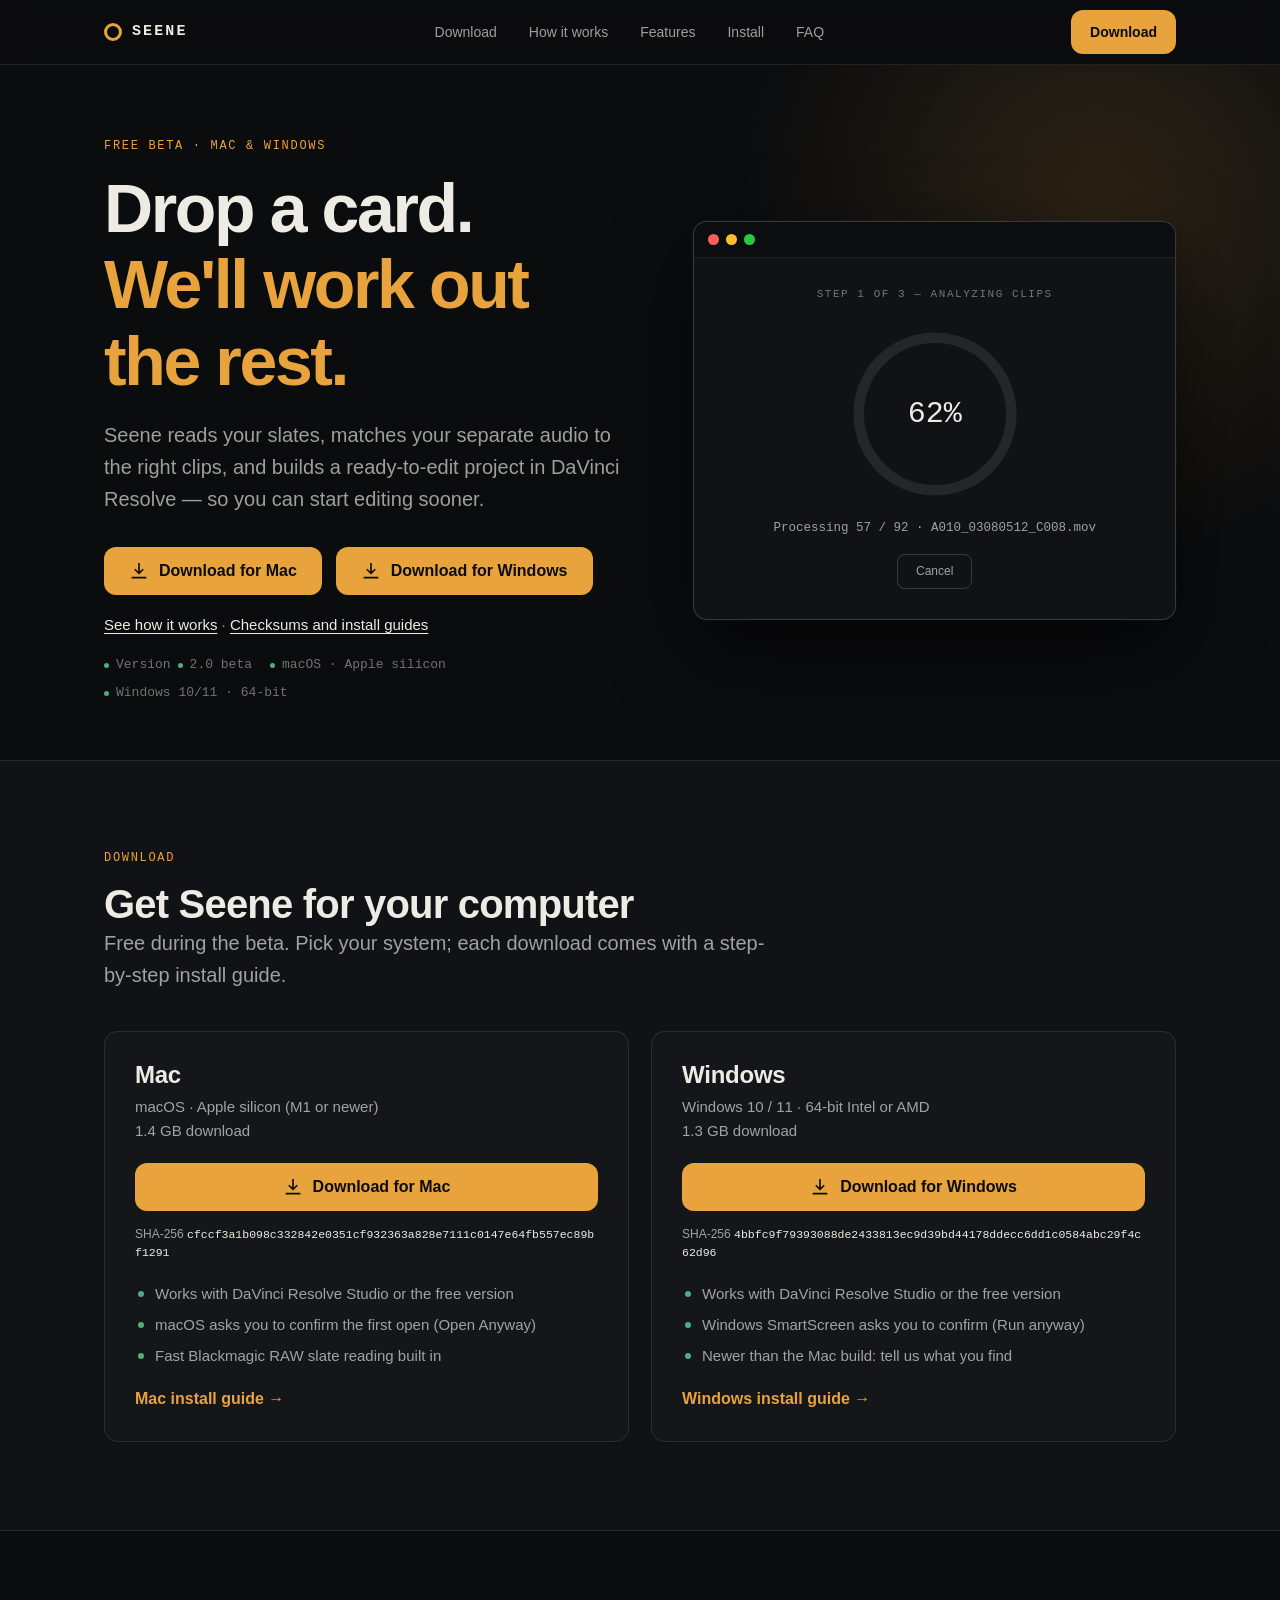
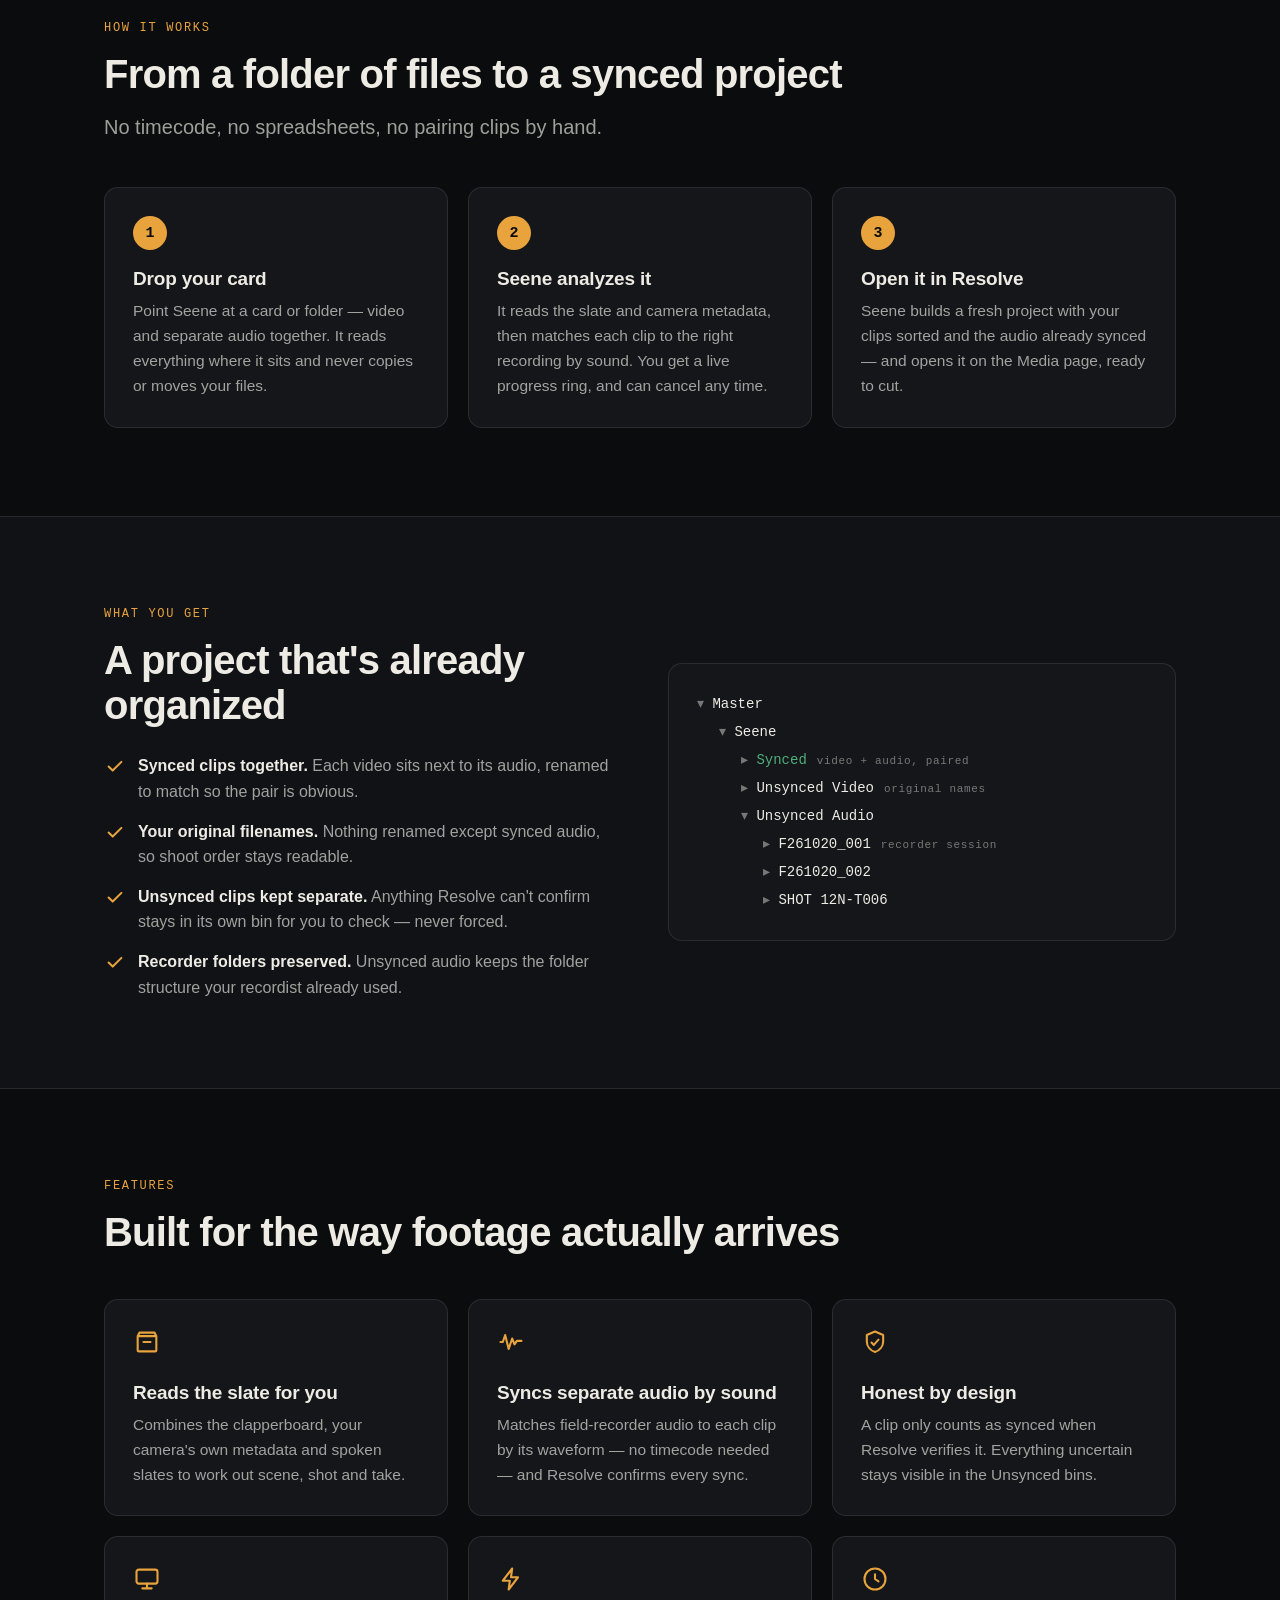
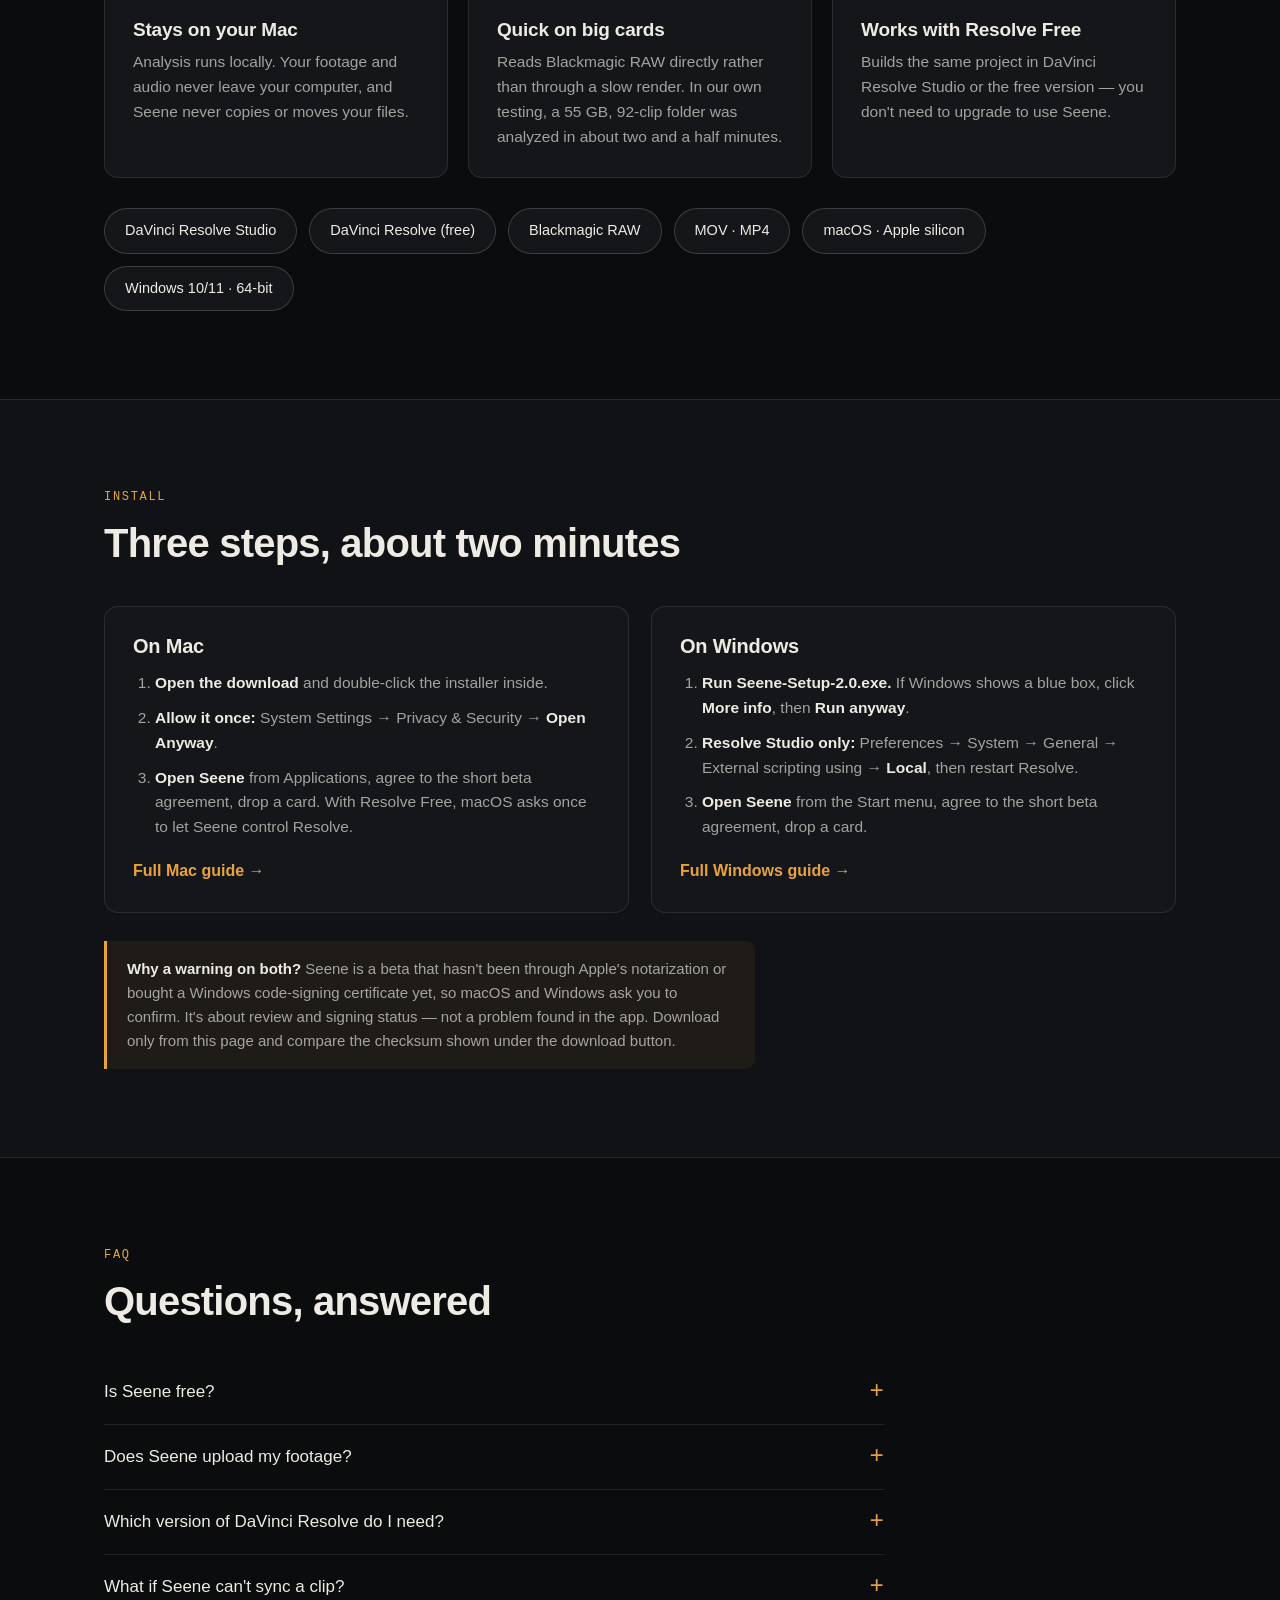
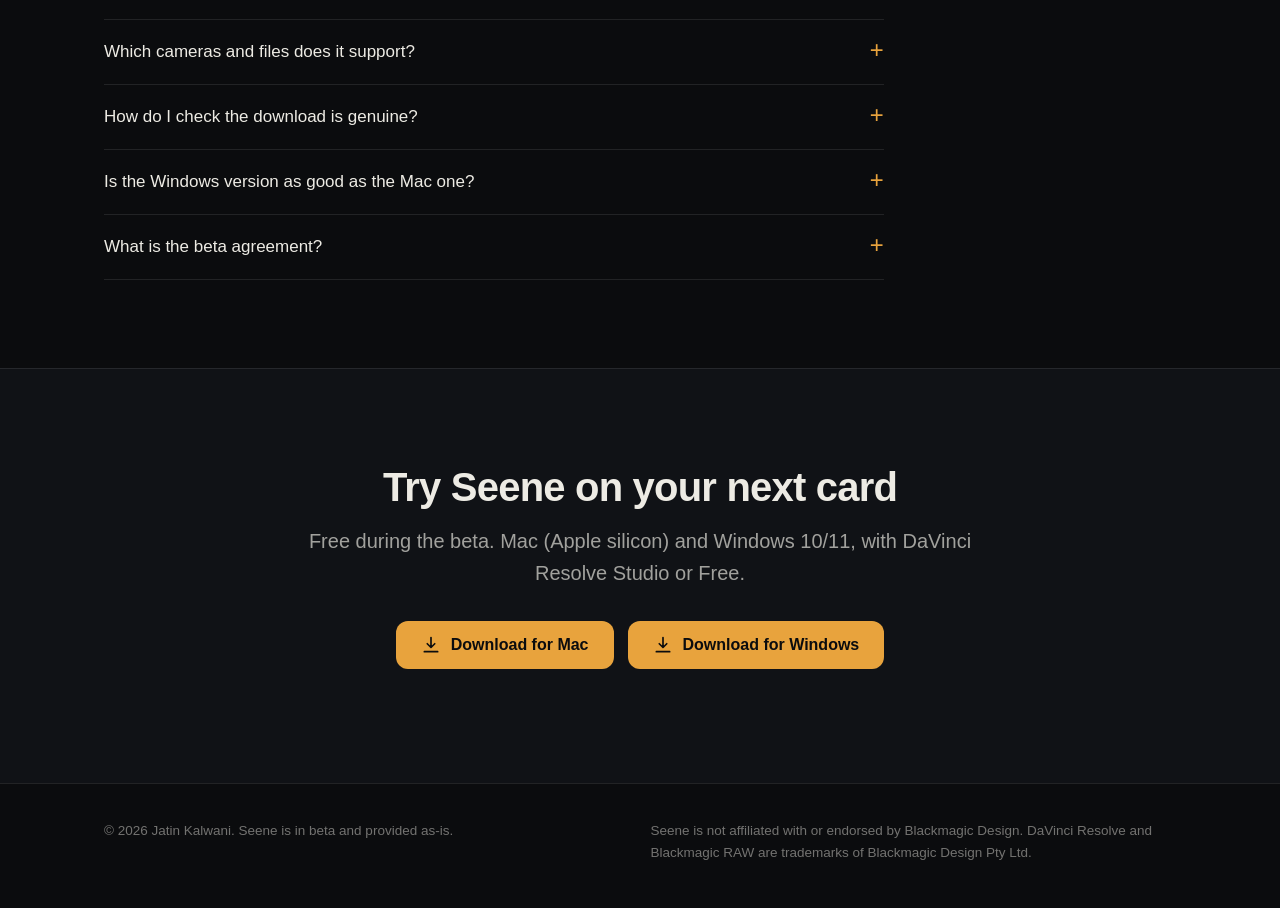
<file: index.html>
<!doctype html>
<html lang="en">
<head>
<meta charset="utf-8">
<meta name="viewport" content="width=device-width, initial-scale=1">
<title>Seene — Drop a card. We'll work out the rest.</title>
<meta name="description" content="Seene reads your slates, syncs your separate audio to the right clips and builds a ready-to-edit project in DaVinci Resolve. Free beta for Mac and Windows.">
<meta http-equiv="Content-Security-Policy" content="default-src 'none'; script-src 'self'; style-src 'self' https://fonts.googleapis.com; style-src-attr 'unsafe-inline'; font-src https://fonts.gstatic.com; img-src 'self' data:; connect-src 'none'; base-uri 'none'; form-action 'none'">
<meta name="referrer" content="no-referrer">
<meta name="theme-color" content="#0B0C0E">
<meta property="og:title" content="Seene — Drop a card. We'll work out the rest.">
<meta property="og:description" content="Organize film footage and sync double-system audio automatically, then open it in DaVinci Resolve. Free beta for Mac and Windows.">
<meta property="og:type" content="website">
<link rel="icon" href="data:image/svg+xml,%3Csvg xmlns='http://www.w3.org/2000/svg' viewBox='0 0 32 32'%3E%3Crect width='32' height='32' rx='8' fill='%230B0C0E'/%3E%3Ccircle cx='16' cy='16' r='8' fill='none' stroke='%23E8A33D' stroke-width='3'/%3E%3C/svg%3E">
<link rel="preconnect" href="https://fonts.googleapis.com">
<link rel="preconnect" href="https://fonts.gstatic.com" crossorigin>
<link href="https://fonts.googleapis.com/css2?family=Inter:wght@400;500;600;700&display=swap" rel="stylesheet">

<script src="config.js"></script>

<link rel="stylesheet" href="style.css">
</head>
<body>
<a class="skip" href="#main">Skip to content</a>

<header class="top">
  <div class="wrap nav">
    <a class="brand" href="#top" aria-label="Seene home"><i aria-hidden="true"></i>SEENE</a>
    <nav aria-label="Main">
      <ul>
        <li><a href="#download">Download</a></li>
        <li><a href="#how">How it works</a></li>
        <li><a href="#features">Features</a></li>
        <li><a href="#install">Install</a></li>
        <li><a href="#faq">FAQ</a></li>
      </ul>
    </nav>
    <a class="btn primary small" href="#download">Download</a>
  </div>
</header>

<main id="main">

<!-- HERO -->
<section class="hero" id="top">
  <div class="wrap hero-grid">
    <div>
      <span class="eyebrow">Free beta · Mac &amp; Windows</span>
      <h1>Drop a card.<br><em>We'll work out the rest.</em></h1>
      <p class="lede">Seene reads your slates, matches your separate audio to the right clips, and builds a ready-to-edit project in DaVinci Resolve — so you can start editing sooner.</p>
      <div class="cta-row">
        <a class="btn primary" href="#download" data-download="mac">
          <svg viewBox="0 0 24 24" fill="none" stroke="currentColor" stroke-width="2" stroke-linecap="round" stroke-linejoin="round" aria-hidden="true"><path d="M12 3v12m0 0l-4.5-4.5M12 15l4.5-4.5M4 20h16"/></svg>
          Download for Mac
        </a>
        <a class="btn primary" href="#download" data-download="win">
          <svg viewBox="0 0 24 24" fill="none" stroke="currentColor" stroke-width="2" stroke-linecap="round" stroke-linejoin="round" aria-hidden="true"><path d="M12 3v12m0 0l-4.5-4.5M12 15l4.5-4.5M4 20h16"/></svg>
          Download for Windows
        </a>
      </div>
      <p class="hero-sub"><a href="#how">See how it works</a> · <a href="#download">Checksums and install guides</a></p>
      <div class="meta" aria-label="Release details">
        <span>Version <span data-fill="version">2.0 beta</span></span>
        <span>macOS · Apple silicon</span>
        <span>Windows 10/11 · 64-bit</span>
      </div>
    </div>

    <div aria-hidden="true">
      <div class="win">
        <div class="tl"><i></i><i></i><i></i></div>
        <div class="app">
          <div class="step">Step 1 of 3 — Analyzing clips</div>
          <div class="ring">
            <svg viewBox="0 0 150 150"><circle cx="75" cy="75" r="65" fill="none" stroke="rgba(237,235,228,.09)" stroke-width="9"/><circle class="arc" cx="75" cy="75" r="65" fill="none" stroke="#E8A33D" stroke-width="9" stroke-linecap="round"/></svg>
            <b>62%</b>
          </div>
          <div class="status">Processing 57 / 92 · A010_03080512_C008.mov</div>
          <span class="cancel">Cancel</span>
        </div>
      </div>
    </div>
  </div>
</section>

<!-- DOWNLOAD -->
<section class="get" id="download">
  <div class="wrap">
    <span class="eyebrow">Download</span>
    <h2>Get Seene for your computer</h2>
    <p class="lede">Free during the beta. Pick your system; each download comes with a step-by-step install guide.</p>
    <div class="dl-grid">
      <article class="dl-card" id="dl-mac">
        <span class="rec" hidden>Recommended for your computer</span>
        <h3>Mac</h3>
        <p class="req">macOS · Apple silicon (M1 or newer)<br><span data-fill="mac-size">1.4 GB</span> download</p>
        <a class="btn primary" href="#download" data-download="mac"><svg viewBox="0 0 24 24" fill="none" stroke="currentColor" stroke-width="2" stroke-linecap="round" stroke-linejoin="round" aria-hidden="true"><path d="M12 3v12m0 0l-4.5-4.5M12 15l4.5-4.5M4 20h16"/></svg> Download for Mac</a>
        <p class="checksum" data-sha="mac" hidden>SHA-256 <code></code></p>
        <ul class="dl-notes">
          <li>Works with DaVinci Resolve Studio or the free version</li>
          <li>macOS asks you to confirm the first open (Open Anyway)</li>
          <li>Fast Blackmagic RAW slate reading built in</li>
        </ul>
        <a class="guide-link" href="guide-mac.html">Mac install guide &rarr;</a>
      </article>
      <article class="dl-card" id="dl-win">
        <span class="rec" hidden>Recommended for your computer</span>
        <h3>Windows</h3>
        <p class="req">Windows 10 / 11 · 64-bit Intel or AMD<br><span data-fill="win-size">1.3 GB</span> download</p>
        <a class="btn primary" href="#download" data-download="win"><svg viewBox="0 0 24 24" fill="none" stroke="currentColor" stroke-width="2" stroke-linecap="round" stroke-linejoin="round" aria-hidden="true"><path d="M12 3v12m0 0l-4.5-4.5M12 15l4.5-4.5M4 20h16"/></svg> Download for Windows</a>
        <p class="checksum" data-sha="win" hidden>SHA-256 <code></code></p>
        <ul class="dl-notes">
          <li>Works with DaVinci Resolve Studio or the free version</li>
          <li>Windows SmartScreen asks you to confirm (Run anyway)</li>
          <li>Newer than the Mac build: tell us what you find</li>
        </ul>
        <a class="guide-link" href="guide-windows.html">Windows install guide &rarr;</a>
      </article>
    </div>
  </div>
</section>

<!-- HOW IT WORKS -->
<section id="how">
  <div class="wrap">
    <span class="eyebrow">How it works</span>
    <h2>From a folder of files to a synced project</h2>
    <p class="lede" style="margin-top:14px">No timecode, no spreadsheets, no pairing clips by hand.</p>
    <div class="steps">
      <div class="step-card"><h3>Drop your card</h3><p>Point Seene at a card or folder — video and separate audio together. It reads everything where it sits and never copies or moves your files.</p></div>
      <div class="step-card"><h3>Seene analyzes it</h3><p>It reads the slate and camera metadata, then matches each clip to the right recording by sound. You get a live progress ring, and can cancel any time.</p></div>
      <div class="step-card"><h3>Open it in Resolve</h3><p>Seene builds a fresh project with your clips sorted and the audio already synced — and opens it on the Media page, ready to cut.</p></div>
    </div>
  </div>
</section>

<!-- WHAT YOU GET -->
<section style="background:var(--bg2);border-top:1px solid var(--line);border-bottom:1px solid var(--line)">
  <div class="wrap split">
    <div>
      <span class="eyebrow">What you get</span>
      <h2>A project that's already organized</h2>
      <ul class="checks">
        <li><svg viewBox="0 0 24 24" fill="none" stroke="currentColor" stroke-width="2.2" stroke-linecap="round" stroke-linejoin="round" aria-hidden="true"><path d="M5 12.5l4.5 4.5L19 7.5"/></svg><span><b>Synced clips together.</b> Each video sits next to its audio, renamed to match so the pair is obvious.</span></li>
        <li><svg viewBox="0 0 24 24" fill="none" stroke="currentColor" stroke-width="2.2" stroke-linecap="round" stroke-linejoin="round" aria-hidden="true"><path d="M5 12.5l4.5 4.5L19 7.5"/></svg><span><b>Your original filenames.</b> Nothing renamed except synced audio, so shoot order stays readable.</span></li>
        <li><svg viewBox="0 0 24 24" fill="none" stroke="currentColor" stroke-width="2.2" stroke-linecap="round" stroke-linejoin="round" aria-hidden="true"><path d="M5 12.5l4.5 4.5L19 7.5"/></svg><span><b>Unsynced clips kept separate.</b> Anything Resolve can't confirm stays in its own bin for you to check — never forced.</span></li>
        <li><svg viewBox="0 0 24 24" fill="none" stroke="currentColor" stroke-width="2.2" stroke-linecap="round" stroke-linejoin="round" aria-hidden="true"><path d="M5 12.5l4.5 4.5L19 7.5"/></svg><span><b>Recorder folders preserved.</b> Unsynced audio keeps the folder structure your recordist already used.</span></li>
      </ul>
    </div>
    <div class="tree" role="img" aria-label="Project bin structure: Seene contains Synced, Unsynced Video, and Unsynced Audio, which holds one folder per recorder session.">
      <span class="row dir" style="--d:0"><span class="k">▾</span> Master</span>
      <span class="row dir" style="--d:1"><span class="k">▾</span> Seene</span>
      <span class="row ok" style="--d:2"><span class="k">▸</span> Synced<span class="tag">video + audio, paired</span></span>
      <span class="row dir" style="--d:2"><span class="k">▸</span> Unsynced Video<span class="tag">original names</span></span>
      <span class="row dir" style="--d:2"><span class="k">▾</span> Unsynced Audio</span>
      <span class="row dir" style="--d:3"><span class="k">▸</span> F261020_001<span class="tag">recorder session</span></span>
      <span class="row dir" style="--d:3"><span class="k">▸</span> F261020_002</span>
      <span class="row dir" style="--d:3"><span class="k">▸</span> SHOT 12N-T006</span>
    </div>
  </div>
</section>

<!-- FEATURES -->
<section id="features">
  <div class="wrap">
    <span class="eyebrow">Features</span>
    <h2>Built for the way footage actually arrives</h2>
    <div class="grid">
      <article class="card">
        <svg class="ic" viewBox="0 0 24 24" fill="none" stroke="currentColor" stroke-width="1.8" stroke-linecap="round" stroke-linejoin="round" aria-hidden="true"><path d="M4 7h16M4 7l1.5-3h13L20 7M4 7v12a1 1 0 001 1h14a1 1 0 001-1V7M9 12h6"/></svg>
        <h3>Reads the slate for you</h3>
        <p>Combines the clapperboard, your camera's own metadata and spoken slates to work out scene, shot and take.</p>
      </article>
      <article class="card">
        <svg class="ic" viewBox="0 0 24 24" fill="none" stroke="currentColor" stroke-width="1.8" stroke-linecap="round" stroke-linejoin="round" aria-hidden="true"><path d="M3 12h2l2-6 3 12 3-9 2 5 2-3h4"/></svg>
        <h3>Syncs separate audio by sound</h3>
        <p>Matches field-recorder audio to each clip by its waveform — no timecode needed — and Resolve confirms every sync.</p>
      </article>
      <article class="card">
        <svg class="ic" viewBox="0 0 24 24" fill="none" stroke="currentColor" stroke-width="1.8" stroke-linecap="round" stroke-linejoin="round" aria-hidden="true"><path d="M9 12.5l2 2 4-4.5M12 3l7 3v5.5c0 4.2-2.9 7.7-7 9-4.1-1.3-7-4.8-7-9V6l7-3z"/></svg>
        <h3>Honest by design</h3>
        <p>A clip only counts as synced when Resolve verifies it. Everything uncertain stays visible in the Unsynced bins.</p>
      </article>
      <article class="card">
        <svg class="ic" viewBox="0 0 24 24" fill="none" stroke="currentColor" stroke-width="1.8" stroke-linecap="round" stroke-linejoin="round" aria-hidden="true"><rect x="3" y="4" width="18" height="12" rx="2"/><path d="M8 20h8M12 16v4"/></svg>
        <h3>Stays on your Mac</h3>
        <p>Analysis runs locally. Your footage and audio never leave your computer, and Seene never copies or moves your files.</p>
      </article>
      <article class="card">
        <svg class="ic" viewBox="0 0 24 24" fill="none" stroke="currentColor" stroke-width="1.8" stroke-linecap="round" stroke-linejoin="round" aria-hidden="true"><path d="M13 3L5 13.5h6L10 21l8-10.5h-6L13 3z"/></svg>
        <h3>Quick on big cards</h3>
        <p>Reads Blackmagic RAW directly rather than through a slow render. In our own testing, a 55 GB, 92-clip folder was analyzed in about two and a half minutes.</p>
      </article>
      <article class="card">
        <svg class="ic" viewBox="0 0 24 24" fill="none" stroke="currentColor" stroke-width="1.8" stroke-linecap="round" stroke-linejoin="round" aria-hidden="true"><path d="M12 3a9 9 0 100 18 9 9 0 000-18zM12 8v4l3 2"/></svg>
        <h3>Works with Resolve Free</h3>
        <p>Builds the same project in DaVinci Resolve Studio or the free version — you don't need to upgrade to use Seene.</p>
      </article>
    </div>

    <div class="chips" aria-label="Compatibility">
      <span class="chip">DaVinci Resolve Studio</span>
      <span class="chip">DaVinci Resolve (free)</span>
      <span class="chip">Blackmagic RAW</span>
      <span class="chip">MOV · MP4</span>
      <span class="chip">macOS · Apple silicon</span>
      <span class="chip">Windows 10/11 · 64-bit</span>
    </div>
  </div>
</section>

<!-- INSTALL -->
<section class="install" id="install">
  <div class="wrap">
    <span class="eyebrow">Install</span>
    <h2>Three steps, about two minutes</h2>
    <div class="os-cols">
      <div class="os-col">
        <h3>On Mac</h3>
        <ol>
          <li><b>Open the download</b> and double-click the installer inside.</li>
          <li><b>Allow it once:</b> System Settings &rarr; Privacy &amp; Security &rarr; <b>Open Anyway</b>.</li>
          <li><b>Open Seene</b> from Applications, agree to the short beta agreement, drop a card. With Resolve Free, macOS asks once to let Seene control Resolve.</li>
        </ol>
        <a class="guide-link" href="guide-mac.html">Full Mac guide &rarr;</a>
      </div>
      <div class="os-col">
        <h3>On Windows</h3>
        <ol>
          <li><b>Run Seene-Setup-2.0.exe.</b> If Windows shows a blue box, click <b>More info</b>, then <b>Run anyway</b>.</li>
          <li><b>Resolve Studio only:</b> Preferences &rarr; System &rarr; General &rarr; External scripting using &rarr; <b>Local</b>, then restart Resolve.</li>
          <li><b>Open Seene</b> from the Start menu, agree to the short beta agreement, drop a card.</li>
        </ol>
        <a class="guide-link" href="guide-windows.html">Full Windows guide &rarr;</a>
      </div>
    </div>
    <p class="note"><b>Why a warning on both?</b> Seene is a beta that hasn't been through Apple's notarization or bought a Windows code-signing certificate yet, so macOS and Windows ask you to confirm. It's about review and signing status &mdash; not a problem found in the app. Download only from this page and compare the checksum shown under the download button.</p>
  </div>
</section>

<!-- FAQ -->
<section id="faq">
  <div class="wrap">
    <span class="eyebrow">FAQ</span>
    <h2>Questions, answered</h2>
    <div class="faq">
      <details><summary>Is Seene free?</summary><p>Yes — the beta is free to download and use. We may introduce paid plans later, and beta testers will hear about that first.</p></details>
      <details><summary>Does Seene upload my footage?</summary><p>No. Analysis happens on your computer and your footage and audio stay where they are. Seene does record the name and email you enter in the beta agreement, plus basic run details — card folder name, clip counts, how many synced, how long it took, your computer and operating-system versions, your Resolve version, and a random ID for your computer — so we can improve it.</p></details>
      <details><summary>Which version of DaVinci Resolve do I need?</summary><p>Either Resolve Studio or the free version of DaVinci Resolve. With Resolve Free, Seene runs a small helper inside Resolve. On Mac it asks for one permission the first time; on Windows, keep the Resolve window visible while Seene builds the project. With Resolve Studio on Windows, turn on External scripting (Preferences &rarr; System &rarr; General) once.</p></details>
      <details><summary>What if Seene can't sync a clip?</summary><p>It stays in the Unsynced bins with its original name, so you can sync it yourself. Seene only marks a clip as synced when Resolve confirms the match — it won't guess.</p></details>
      <details><summary>Which cameras and files does it support?</summary><p>Blackmagic RAW and standard MOV and MP4 files. On Mac the Blackmagic RAW reader is built in; on Windows it uses the decoder that comes with DaVinci Resolve, and falls back to a slower Resolve render if it can't find it. More camera formats are on the way.</p></details>
      <details><summary>How do I check the download is genuine?</summary><p>Download only from this page, then compare the file's checksum with the one shown under its download button. <b>Mac:</b> in Terminal run <code>shasum -a 256</code>, drag the file into the window and press Return. <b>Windows:</b> in PowerShell run <code>Get-FileHash -Algorithm SHA256 </code> and drag the file in. The two values should be identical.</p></details>
      <details><summary>Is the Windows version as good as the Mac one?</summary><p>It does the same job, but it is newer and has seen far less real-world testing, especially the DaVinci Resolve step. If anything goes wrong it writes a short report you can send us (the Windows guide explains where). Apple silicon is required on Mac; Windows needs a 64-bit Intel or AMD PC (not an ARM laptop).</p></details>
      <details><summary>What is the beta agreement?</summary><p>The first time you open Seene it asks you to agree to a short confidentiality agreement for the pre-release software before you can use it.</p></details>
    </div>
  </div>
</section>

<!-- FINAL CTA -->
<section class="final" style="background:var(--bg2);border-top:1px solid var(--line)">
  <div class="wrap">
    <h2>Try Seene on your next card</h2>
    <p class="lede">Free during the beta. Mac (Apple silicon) and Windows 10/11, with DaVinci Resolve Studio or Free.</p>
    <div class="cta-row center">
      <a class="btn primary" href="#download" data-download="mac"><svg viewBox="0 0 24 24" fill="none" stroke="currentColor" stroke-width="2" stroke-linecap="round" stroke-linejoin="round" aria-hidden="true"><path d="M12 3v12m0 0l-4.5-4.5M12 15l4.5-4.5M4 20h16"/></svg> Download for Mac</a>
      <a class="btn primary" href="#download" data-download="win"><svg viewBox="0 0 24 24" fill="none" stroke="currentColor" stroke-width="2" stroke-linecap="round" stroke-linejoin="round" aria-hidden="true"><path d="M12 3v12m0 0l-4.5-4.5M12 15l4.5-4.5M4 20h16"/></svg> Download for Windows</a>
    </div>
  </div>
</section>

</main>

<footer>
  <div class="wrap">
    <p>© 2026 Jatin Kalwani. Seene is in beta and provided as-is.</p>
    <p>Seene is not affiliated with or endorsed by Blackmagic Design. DaVinci Resolve and Blackmagic RAW are trademarks of Blackmagic Design Pty Ltd.</p>
  </div>
</footer>

<div class="toast" id="toast" role="status" aria-live="polite"></div>

<script src="site.js"></script>
</body>
</html>
</file>
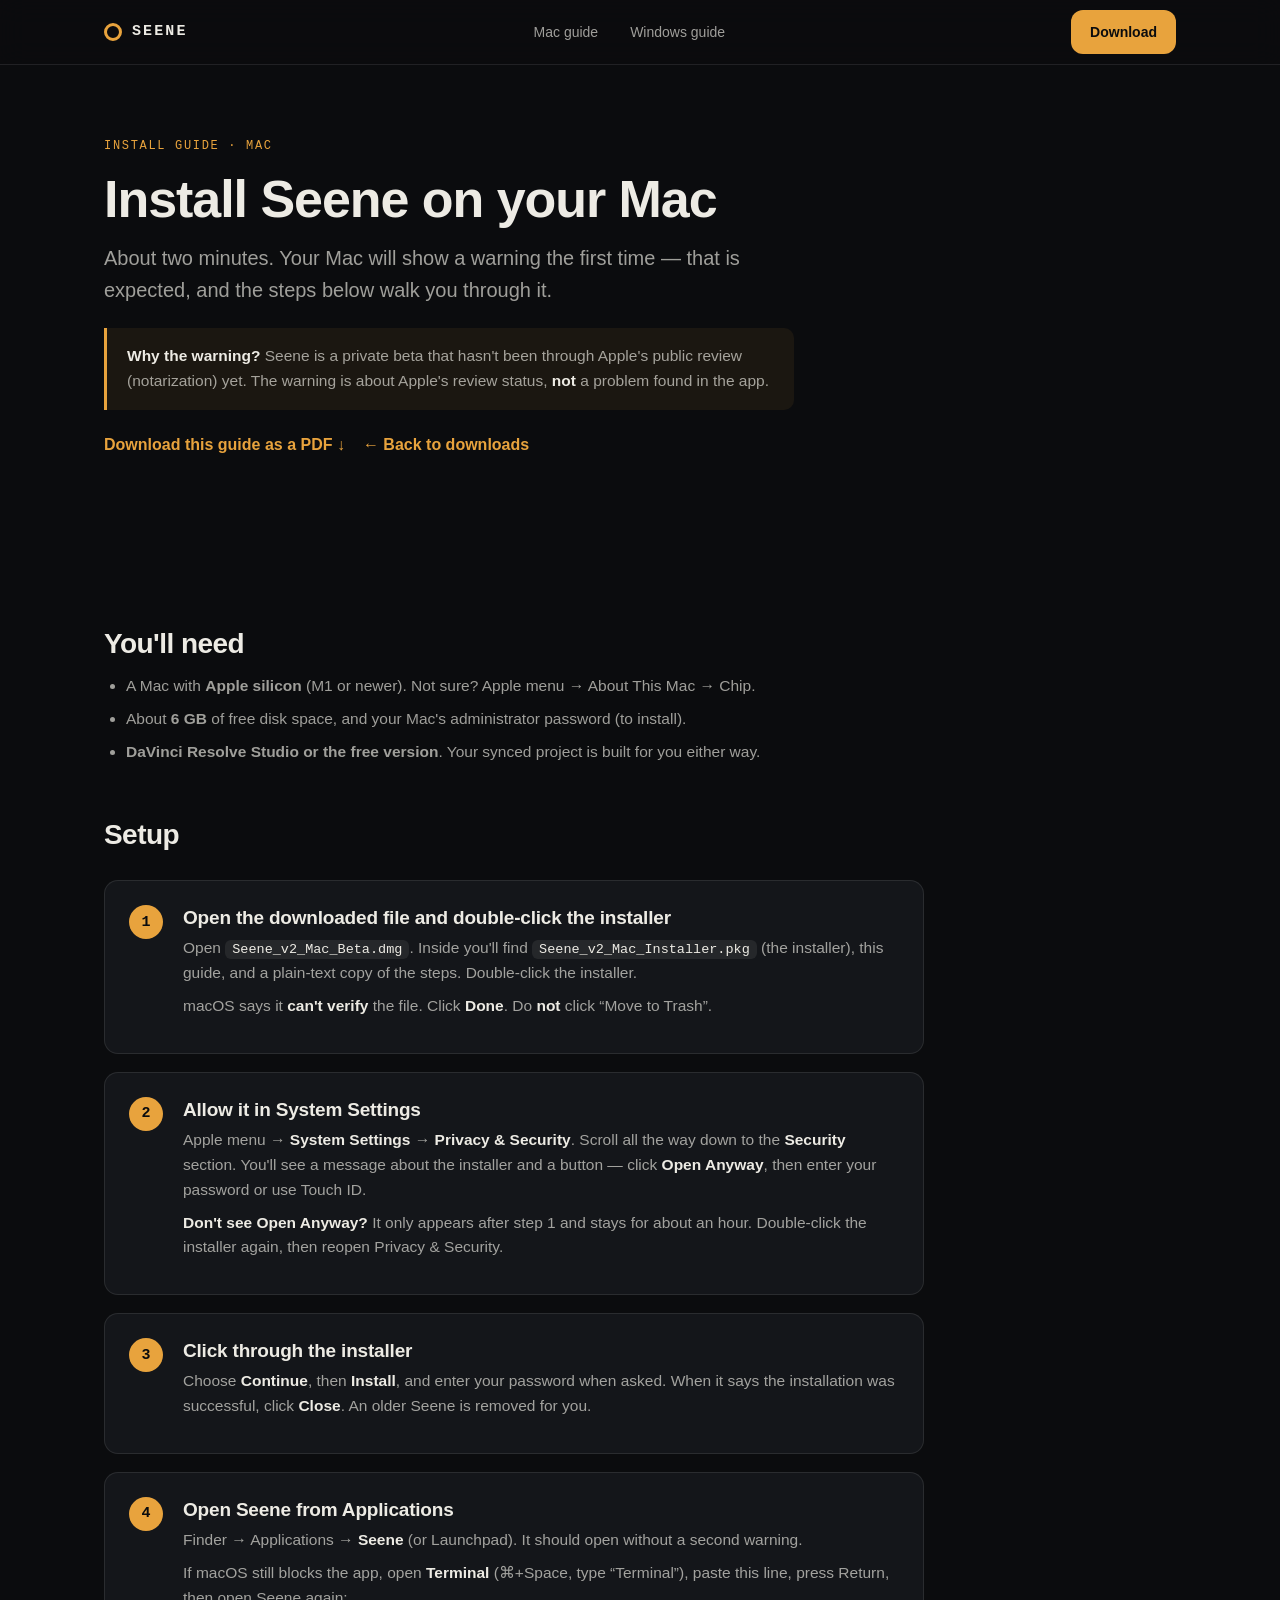
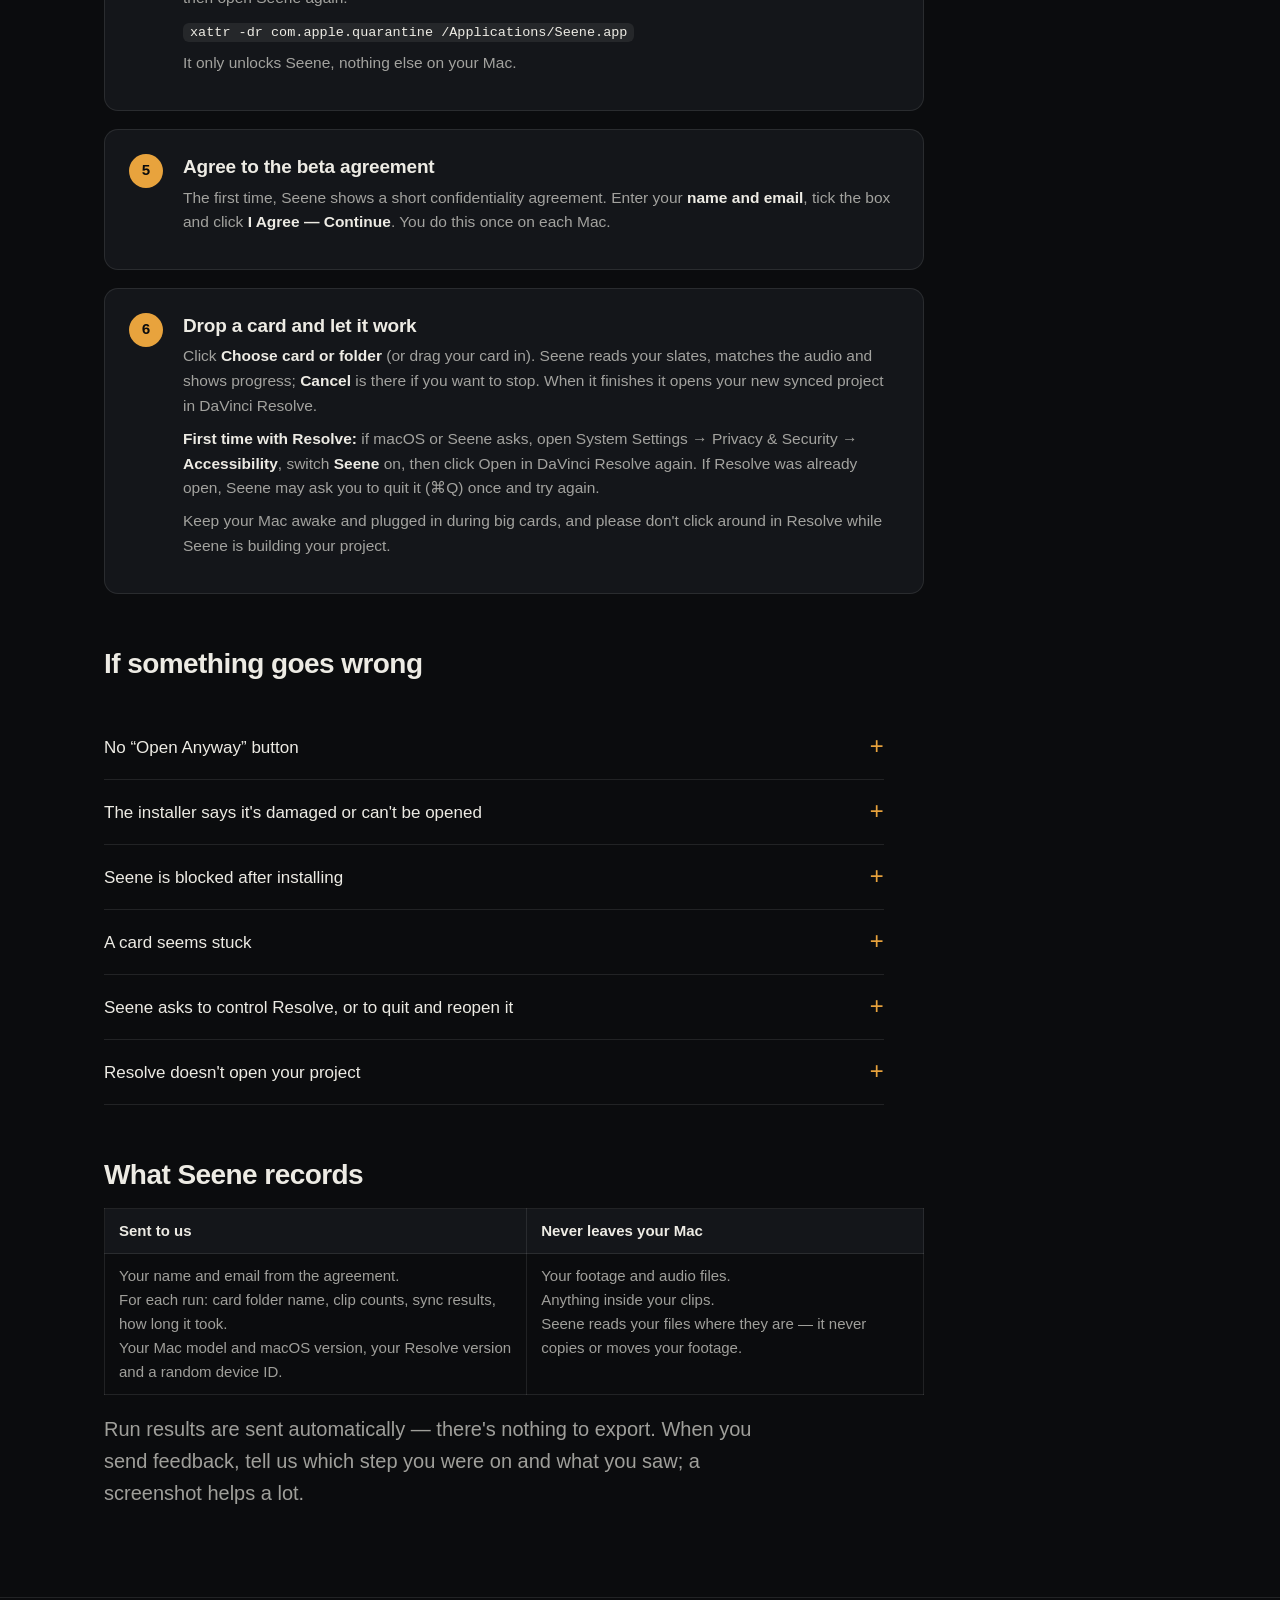
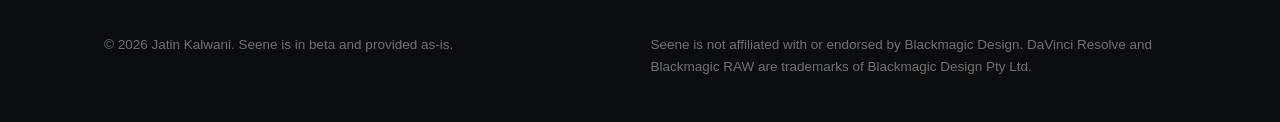
<file: guide-mac.html>
<!doctype html>
<html lang="en">
<head>
<meta charset="utf-8">
<meta name="viewport" content="width=device-width, initial-scale=1">
<title>Seene Mac install guide</title>
<meta name="description" content="Step-by-step install guide for Seene on Mac (Apple silicon).">
<meta http-equiv="Content-Security-Policy" content="default-src 'none'; script-src 'self'; style-src 'self' https://fonts.googleapis.com; style-src-attr 'unsafe-inline'; font-src https://fonts.gstatic.com; img-src 'self' data:; connect-src 'none'; base-uri 'none'; form-action 'none'">
<meta name="referrer" content="no-referrer">
<meta name="theme-color" content="#0B0C0E">
<link rel="icon" href="data:image/svg+xml,%3Csvg xmlns='http://www.w3.org/2000/svg' viewBox='0 0 32 32'%3E%3Crect width='32' height='32' rx='8' fill='%230B0C0E'/%3E%3Ccircle cx='16' cy='16' r='8' fill='none' stroke='%23E8A33D' stroke-width='3'/%3E%3C/svg%3E">
<link rel="preconnect" href="https://fonts.googleapis.com">
<link rel="preconnect" href="https://fonts.gstatic.com" crossorigin>
<link rel="stylesheet" href="style.css">
<link rel="stylesheet" href="style.css">
</head>
<body>
<a class="skip" href="#main">Skip to content</a>
<header class="top">
  <div class="wrap nav">
    <a class="brand" href="index.html" aria-label="Seene home"><i aria-hidden="true"></i>SEENE</a>
    <nav aria-label="Main">
      <ul>
        <li><a href="guide-mac.html" aria-current="page">Mac guide</a></li>
        <li><a href="guide-windows.html">Windows guide</a></li>
      </ul>
    </nav>
    <a class="btn primary small" href="index.html#download">Download</a>
  </div>
</header>
<main id="main" class="guide">
<section class="guide-hero"><div class="wrap">
  <span class="eyebrow">Install guide · Mac</span>
  <h1>Install Seene on your Mac</h1>
  <p class="lede">About two minutes. Your Mac will show a warning the first time &mdash; that is expected, and the steps below walk you through it.</p>
  <div class="callout"><b>Why the warning?</b> Seene is a private beta that hasn't been through Apple's public review (notarization) yet. The warning is about Apple's review status, <b>not</b> a problem found in the app.</div>
  <div class="backbar"><a class="guide-link" href="guides/Seene-Mac-READ-FIRST.pdf">Download this guide as a PDF &darr;</a><a class="guide-link" href="index.html#download">&larr; Back to downloads</a></div>
</div></section>
<section><div class="wrap">
  <h2>You'll need</h2>
  <ul class="plain">
    <li>A Mac with <b>Apple silicon</b> (M1 or newer). Not sure? Apple menu &rarr; About This Mac &rarr; Chip.</li>
    <li>About <b>6 GB</b> of free disk space, and your Mac's administrator password (to install).</li>
    <li><b>DaVinci Resolve Studio or the free version</b>. Your synced project is built for you either way.</li>
  </ul>
  <h2>Setup</h2>
  <ol class="gsteps">
    <li><h3>Open the downloaded file and double-click the installer</h3>
      <p>Open <code>Seene_v2_Mac_Beta.dmg</code>. Inside you'll find <code>Seene_v2_Mac_Installer.pkg</code> (the installer), this guide, and a plain-text copy of the steps. Double-click the installer.</p>
      <p>macOS says it <b>can't verify</b> the file. Click <b>Done</b>. Do <b>not</b> click &ldquo;Move to Trash&rdquo;.</p></li>
    <li><h3>Allow it in System Settings</h3>
      <p>Apple menu &rarr; <b>System Settings</b> &rarr; <b>Privacy &amp; Security</b>. Scroll all the way down to the <b>Security</b> section. You'll see a message about the installer and a button &mdash; click <b>Open Anyway</b>, then enter your password or use Touch ID.</p>
      <p><b>Don't see Open Anyway?</b> It only appears after step 1 and stays for about an hour. Double-click the installer again, then reopen Privacy &amp; Security.</p></li>
    <li><h3>Click through the installer</h3>
      <p>Choose <b>Continue</b>, then <b>Install</b>, and enter your password when asked. When it says the installation was successful, click <b>Close</b>. An older Seene is removed for you.</p></li>
    <li><h3>Open Seene from Applications</h3>
      <p>Finder &rarr; Applications &rarr; <b>Seene</b> (or Launchpad). It should open without a second warning.</p>
      <p>If macOS still blocks the app, open <b>Terminal</b> (&#8984;+Space, type &ldquo;Terminal&rdquo;), paste this line, press Return, then open Seene again:</p>
      <p><code>xattr -dr com.apple.quarantine /Applications/Seene.app</code></p>
      <p>It only unlocks Seene, nothing else on your Mac.</p></li>
    <li><h3>Agree to the beta agreement</h3>
      <p>The first time, Seene shows a short confidentiality agreement. Enter your <b>name and email</b>, tick the box and click <b>I Agree &mdash; Continue</b>. You do this once on each Mac.</p></li>
    <li><h3>Drop a card and let it work</h3>
      <p>Click <b>Choose card or folder</b> (or drag your card in). Seene reads your slates, matches the audio and shows progress; <b>Cancel</b> is there if you want to stop. When it finishes it opens your new synced project in DaVinci Resolve.</p>
      <p><b>First time with Resolve:</b> if macOS or Seene asks, open System Settings &rarr; Privacy &amp; Security &rarr; <b>Accessibility</b>, switch <b>Seene</b> on, then click Open in DaVinci Resolve again. If Resolve was already open, Seene may ask you to quit it (&#8984;Q) once and try again.</p>
      <p>Keep your Mac awake and plugged in during big cards, and please don't click around in Resolve while Seene is building your project.</p></li>
  </ol>

  <h2>If something goes wrong</h2>
  <div class="faq">
    <details><summary>No &ldquo;Open Anyway&rdquo; button</summary><p>Redo step 1 (double-click the installer), then reopen Privacy &amp; Security and scroll to the bottom. The button shows for about an hour after each attempt.</p></details>
    <details><summary>The installer says it's damaged or can't be opened</summary><p>The download may be incomplete. Download it again and compare the checksum shown on the download page with your file's.</p></details>
    <details><summary>Seene is blocked after installing</summary><p>Run the one-line Terminal command from step 4, then open Seene again.</p></details>
    <details><summary>A card seems stuck</summary><p>Click Cancel and run it again. Big cards can take a while &mdash; if there's still no movement after a long time, tell us the card size and what the progress text says.</p></details>
    <details><summary>Seene asks to control Resolve, or to quit and reopen it</summary><p>Switch Seene on in System Settings &rarr; Privacy &amp; Security &rarr; Accessibility. The first time, Seene installs a small helper that Resolve only loads at startup, so quit Resolve completely (&#8984;Q) and click Open in DaVinci Resolve again. This is needed once.</p></details>
    <details><summary>Resolve doesn't open your project</summary><p>Make sure DaVinci Resolve (Studio or Free) is installed and not showing a dialog box, then try again.</p></details>
  </div>

  <h2>What Seene records</h2>
  <table>
    <tr><th>Sent to us</th><th>Never leaves your Mac</th></tr>
    <tr><td>Your name and email from the agreement.<br>For each run: card folder name, clip counts, sync results, how long it took.<br>Your Mac model and macOS version, your Resolve version and a random device ID.</td>
        <td>Your footage and audio files.<br>Anything inside your clips.<br>Seene reads your files where they are &mdash; it never copies or moves your footage.</td></tr>
  </table>
  <p class="lede">Run results are sent automatically &mdash; there's nothing to export. When you send feedback, tell us which step you were on and what you saw; a screenshot helps a lot.</p>
</div></section>
</main>
<footer>
  <div class="wrap">
    <p>© 2026 Jatin Kalwani. Seene is in beta and provided as-is.</p>
    <p>Seene is not affiliated with or endorsed by Blackmagic Design. DaVinci Resolve and Blackmagic RAW are trademarks of Blackmagic Design Pty Ltd.</p>
  </div>
</footer>
</body>
</html>
</file>
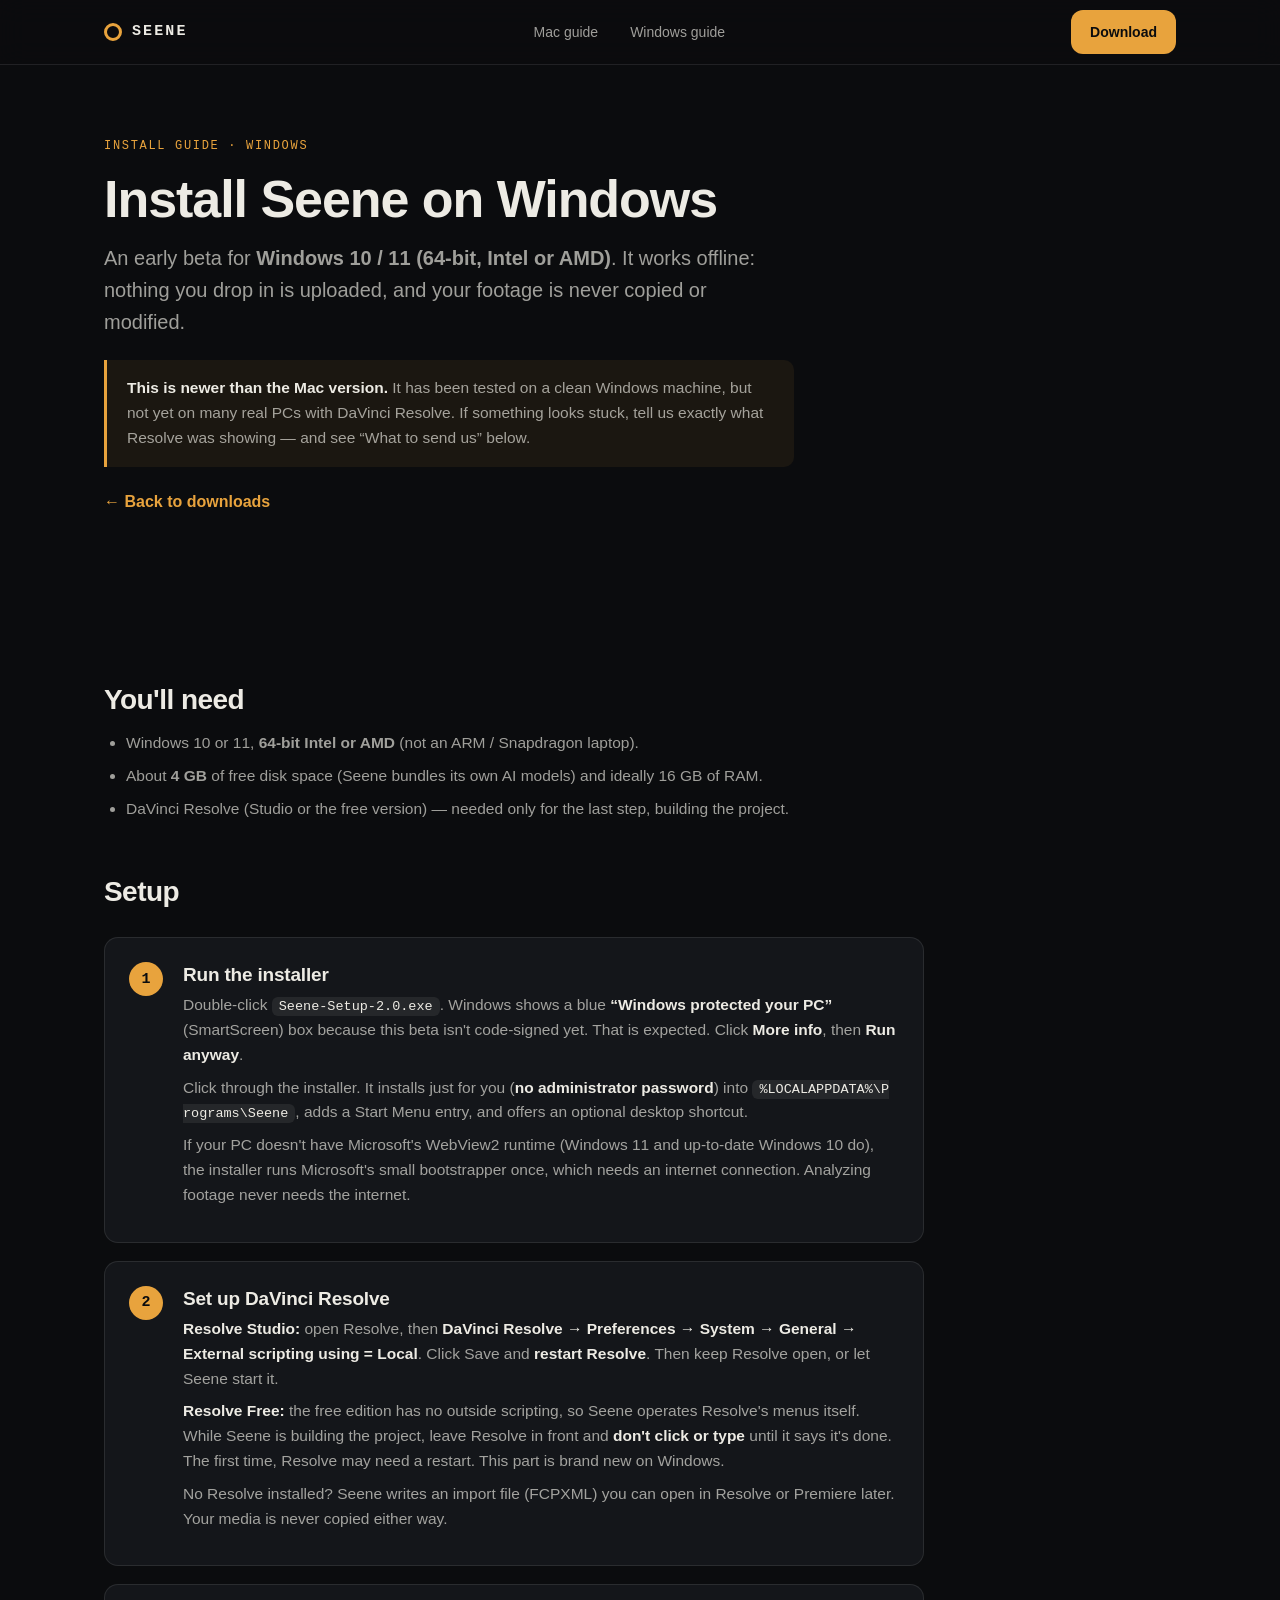
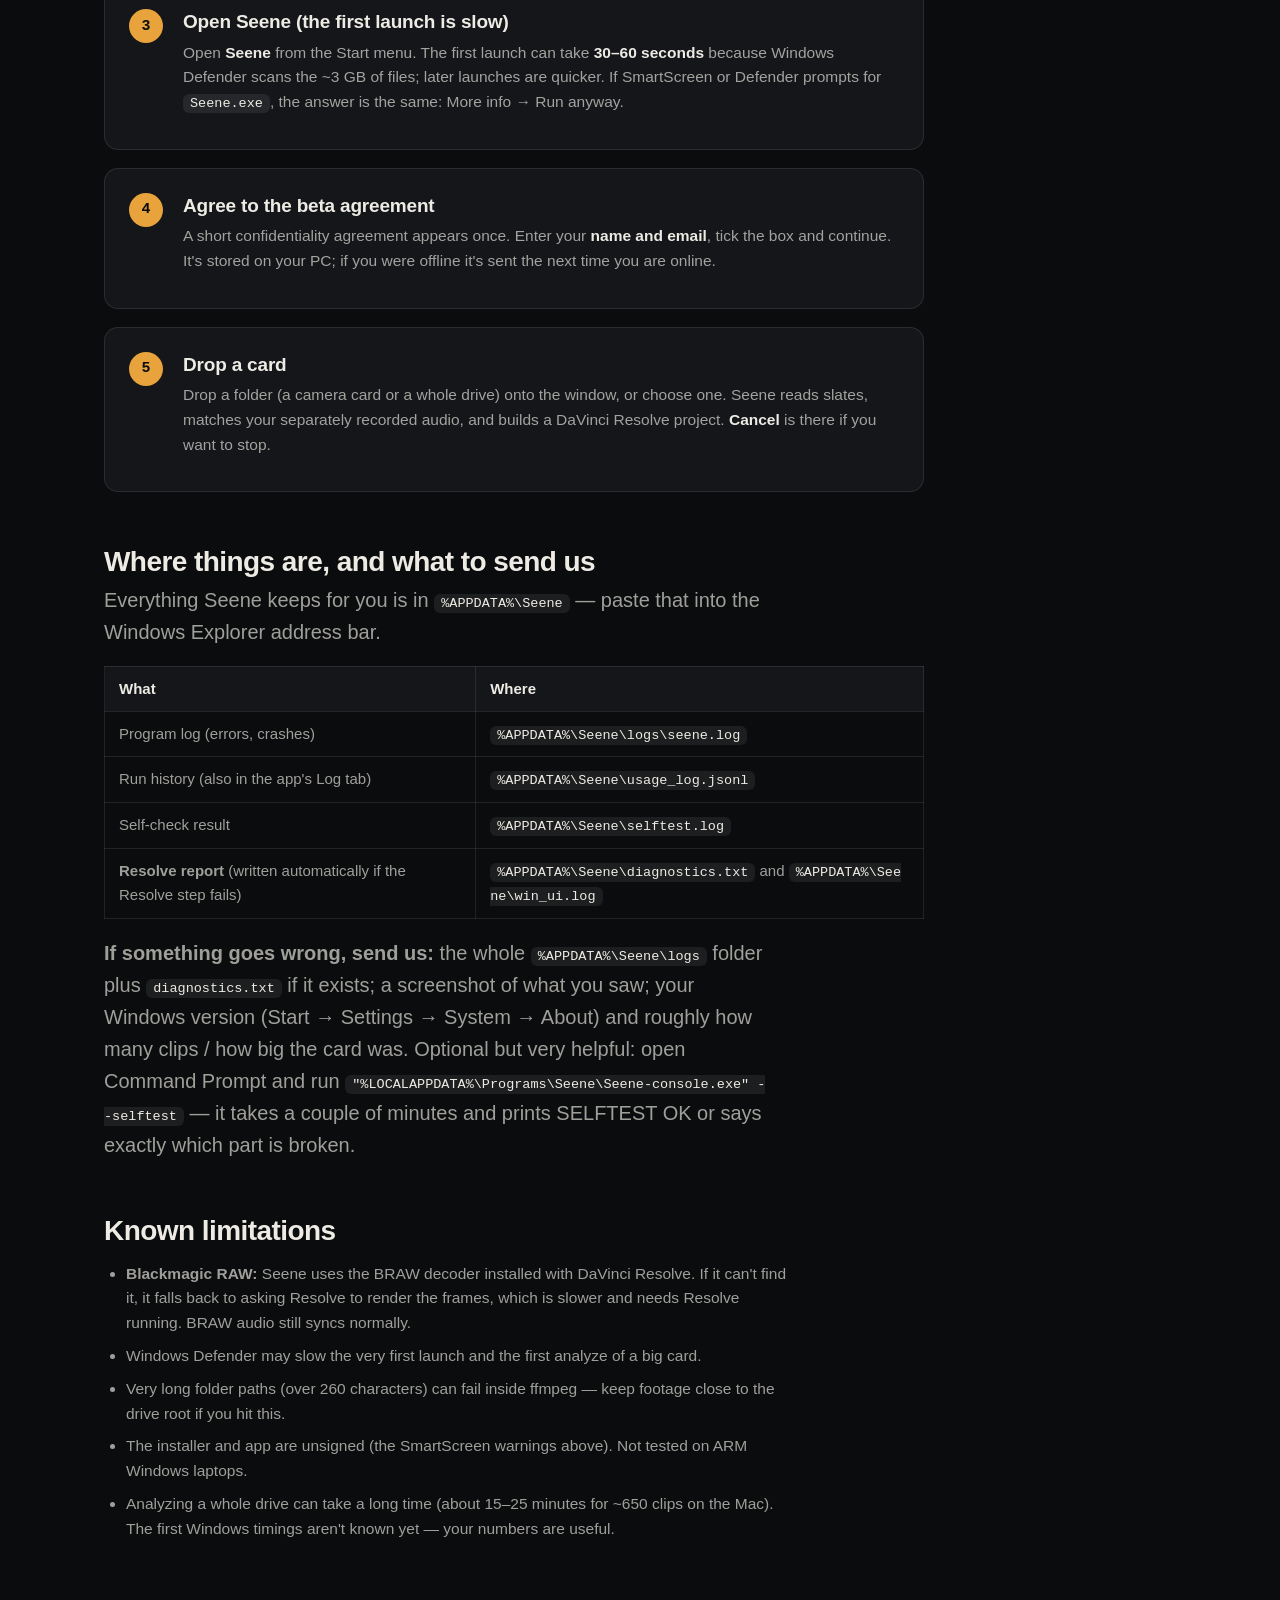
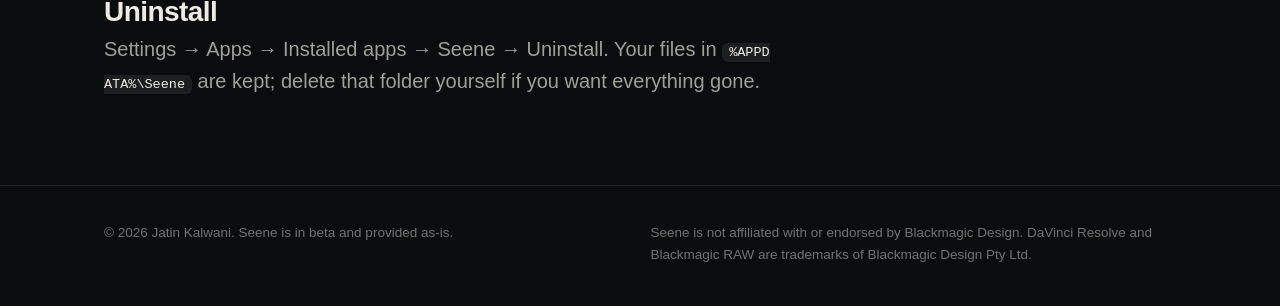
<file: guide-windows.html>
<!doctype html>
<html lang="en">
<head>
<meta charset="utf-8">
<meta name="viewport" content="width=device-width, initial-scale=1">
<title>Seene Windows install guide</title>
<meta name="description" content="Step-by-step install guide for Seene on Windows 10 and 11 (64-bit).">
<meta http-equiv="Content-Security-Policy" content="default-src 'none'; script-src 'self'; style-src 'self' https://fonts.googleapis.com; style-src-attr 'unsafe-inline'; font-src https://fonts.gstatic.com; img-src 'self' data:; connect-src 'none'; base-uri 'none'; form-action 'none'">
<meta name="referrer" content="no-referrer">
<meta name="theme-color" content="#0B0C0E">
<link rel="icon" href="data:image/svg+xml,%3Csvg xmlns='http://www.w3.org/2000/svg' viewBox='0 0 32 32'%3E%3Crect width='32' height='32' rx='8' fill='%230B0C0E'/%3E%3Ccircle cx='16' cy='16' r='8' fill='none' stroke='%23E8A33D' stroke-width='3'/%3E%3C/svg%3E">
<link rel="preconnect" href="https://fonts.googleapis.com">
<link rel="preconnect" href="https://fonts.gstatic.com" crossorigin>
<link rel="stylesheet" href="style.css">
<link rel="stylesheet" href="style.css">
</head>
<body>
<a class="skip" href="#main">Skip to content</a>
<header class="top">
  <div class="wrap nav">
    <a class="brand" href="index.html" aria-label="Seene home"><i aria-hidden="true"></i>SEENE</a>
    <nav aria-label="Main">
      <ul>
        <li><a href="guide-mac.html">Mac guide</a></li>
        <li><a href="guide-windows.html" aria-current="page">Windows guide</a></li>
      </ul>
    </nav>
    <a class="btn primary small" href="index.html#download">Download</a>
  </div>
</header>
<main id="main" class="guide">
<section class="guide-hero"><div class="wrap">
  <span class="eyebrow">Install guide · Windows</span>
  <h1>Install Seene on Windows</h1>
  <p class="lede">An early beta for <b>Windows 10 / 11 (64-bit, Intel or AMD)</b>. It works offline: nothing you drop in is uploaded, and your footage is never copied or modified.</p>
  <div class="callout"><b>This is newer than the Mac version.</b> It has been tested on a clean Windows machine, but not yet on many real PCs with DaVinci Resolve. If something looks stuck, tell us exactly what Resolve was showing &mdash; and see &ldquo;What to send us&rdquo; below.</div>
  <div class="backbar"><a class="guide-link" href="index.html#download">&larr; Back to downloads</a></div>
</div></section>
<section><div class="wrap">
  <h2>You'll need</h2>
  <ul class="plain">
    <li>Windows 10 or 11, <b>64-bit Intel or AMD</b> (not an ARM / Snapdragon laptop).</li>
    <li>About <b>4 GB</b> of free disk space (Seene bundles its own AI models) and ideally 16 GB of RAM.</li>
    <li>DaVinci Resolve (Studio or the free version) &mdash; needed only for the last step, building the project.</li>
  </ul>
  <h2>Setup</h2>
  <ol class="gsteps">
    <li><h3>Run the installer</h3>
      <p>Double-click <code>Seene-Setup-2.0.exe</code>. Windows shows a blue <b>&ldquo;Windows protected your PC&rdquo;</b> (SmartScreen) box because this beta isn't code-signed yet. That is expected. Click <b>More info</b>, then <b>Run anyway</b>.</p>
      <p>Click through the installer. It installs just for you (<b>no administrator password</b>) into <code>%LOCALAPPDATA%\Programs\Seene</code>, adds a Start Menu entry, and offers an optional desktop shortcut.</p>
      <p>If your PC doesn't have Microsoft's WebView2 runtime (Windows 11 and up-to-date Windows 10 do), the installer runs Microsoft's small bootstrapper once, which needs an internet connection. Analyzing footage never needs the internet.</p></li>
    <li><h3>Set up DaVinci Resolve</h3>
      <p><b>Resolve Studio:</b> open Resolve, then <b>DaVinci Resolve &rarr; Preferences &rarr; System &rarr; General &rarr; External scripting using = Local</b>. Click Save and <b>restart Resolve</b>. Then keep Resolve open, or let Seene start it.</p>
      <p><b>Resolve Free:</b> the free edition has no outside scripting, so Seene operates Resolve's menus itself. While Seene is building the project, leave Resolve in front and <b>don't click or type</b> until it says it's done. The first time, Resolve may need a restart. This part is brand new on Windows.</p>
      <p>No Resolve installed? Seene writes an import file (FCPXML) you can open in Resolve or Premiere later. Your media is never copied either way.</p></li>
    <li><h3>Open Seene (the first launch is slow)</h3>
      <p>Open <b>Seene</b> from the Start menu. The first launch can take <b>30&ndash;60 seconds</b> because Windows Defender scans the ~3 GB of files; later launches are quicker. If SmartScreen or Defender prompts for <code>Seene.exe</code>, the answer is the same: More info &rarr; Run anyway.</p></li>
    <li><h3>Agree to the beta agreement</h3>
      <p>A short confidentiality agreement appears once. Enter your <b>name and email</b>, tick the box and continue. It's stored on your PC; if you were offline it's sent the next time you are online.</p></li>
    <li><h3>Drop a card</h3>
      <p>Drop a folder (a camera card or a whole drive) onto the window, or choose one. Seene reads slates, matches your separately recorded audio, and builds a DaVinci Resolve project. <b>Cancel</b> is there if you want to stop.</p></li>
  </ol>

  <h2>Where things are, and what to send us</h2>
  <p class="lede">Everything Seene keeps for you is in <code>%APPDATA%\Seene</code> &mdash; paste that into the Windows Explorer address bar.</p>
  <table>
    <tr><th>What</th><th>Where</th></tr>
    <tr><td>Program log (errors, crashes)</td><td><code>%APPDATA%\Seene\logs\seene.log</code></td></tr>
    <tr><td>Run history (also in the app's Log tab)</td><td><code>%APPDATA%\Seene\usage_log.jsonl</code></td></tr>
    <tr><td>Self-check result</td><td><code>%APPDATA%\Seene\selftest.log</code></td></tr>
    <tr><td><b>Resolve report</b> (written automatically if the Resolve step fails)</td><td><code>%APPDATA%\Seene\diagnostics.txt</code> and <code>%APPDATA%\Seene\win_ui.log</code></td></tr>
  </table>
  <p class="lede"><b>If something goes wrong, send us:</b> the whole <code>%APPDATA%\Seene\logs</code> folder plus <code>diagnostics.txt</code> if it exists; a screenshot of what you saw; your Windows version (Start &rarr; Settings &rarr; System &rarr; About) and roughly how many clips / how big the card was. Optional but very helpful: open Command Prompt and run <code>"%LOCALAPPDATA%\Programs\Seene\Seene-console.exe" --selftest</code> &mdash; it takes a couple of minutes and prints SELFTEST OK or says exactly which part is broken.</p>

  <h2>Known limitations</h2>
  <ul class="plain">
    <li><b>Blackmagic RAW:</b> Seene uses the BRAW decoder installed with DaVinci Resolve. If it can't find it, it falls back to asking Resolve to render the frames, which is slower and needs Resolve running. BRAW audio still syncs normally.</li>
    <li>Windows Defender may slow the very first launch and the first analyze of a big card.</li>
    <li>Very long folder paths (over 260 characters) can fail inside ffmpeg &mdash; keep footage close to the drive root if you hit this.</li>
    <li>The installer and app are unsigned (the SmartScreen warnings above). Not tested on ARM Windows laptops.</li>
    <li>Analyzing a whole drive can take a long time (about 15&ndash;25 minutes for ~650 clips on the Mac). The first Windows timings aren't known yet &mdash; your numbers are useful.</li>
  </ul>

  <h2>Uninstall</h2>
  <p class="lede">Settings &rarr; Apps &rarr; Installed apps &rarr; Seene &rarr; Uninstall. Your files in <code>%APPDATA%\Seene</code> are kept; delete that folder yourself if you want everything gone.</p>
</div></section>
</main>
<footer>
  <div class="wrap">
    <p>© 2026 Jatin Kalwani. Seene is in beta and provided as-is.</p>
    <p>Seene is not affiliated with or endorsed by Blackmagic Design. DaVinci Resolve and Blackmagic RAW are trademarks of Blackmagic Design Pty Ltd.</p>
  </div>
</footer>
</body>
</html>
</file>
<file: style.css>
:root{
    --bg:#0B0C0E; --bg2:#101216; --panel:#14161A; --panel2:#1A1D22;
    --line:rgba(237,235,228,.10); --line2:rgba(237,235,228,.18);
    --ink:#EDEBE4; --mute:rgba(237,235,228,.66); --dim:rgba(237,235,228,.46);
    --amber:#E8A33D; --amber-hi:#F2B456; --green:#4FAE7C; --red:#E5604D;
    --sans:'Inter',-apple-system,BlinkMacSystemFont,'SF Pro Text','Helvetica Neue',Arial,sans-serif;
    --mono:'SF Mono',ui-monospace,Menlo,Consolas,monospace;
    --r:14px; --max:1120px;
  }
  *{box-sizing:border-box}
  html{scroll-behavior:smooth;-webkit-text-size-adjust:100%}
  body{margin:0;background:var(--bg);color:var(--ink);font-family:var(--sans);font-size:16px;line-height:1.6;-webkit-font-smoothing:antialiased}
  img,svg{max-width:100%}
  a{color:inherit}
  .wrap{max-width:var(--max);margin:0 auto;padding:0 24px}
  section{padding:88px 0;position:relative}
  h1,h2,h3{line-height:1.12;letter-spacing:-.02em;margin:0;font-weight:600}
  h2{font-size:clamp(28px,4vw,40px)}
  h3{font-size:19px;letter-spacing:-.01em}
  p{margin:0}
  .eyebrow{font-family:var(--mono);font-size:12px;letter-spacing:.14em;text-transform:uppercase;color:var(--amber);margin-bottom:14px;display:block}
  .lede{color:var(--mute);font-size:clamp(17px,2vw,20px);max-width:60ch}

  /* skip link + focus */
  .skip{position:absolute;left:-999px;top:8px;background:var(--amber);color:#0B0C0E;padding:10px 16px;border-radius:8px;font-weight:600;z-index:200;text-decoration:none}
  .skip:focus{left:12px}
  :focus-visible{outline:3px solid var(--amber-hi);outline-offset:3px;border-radius:6px}

  /* header */
  header.top{position:sticky;top:0;z-index:100;background:rgba(11,12,14,.82);backdrop-filter:blur(14px);-webkit-backdrop-filter:blur(14px);border-bottom:1px solid var(--line)}
  .nav{display:flex;align-items:center;justify-content:space-between;height:64px}
  .brand{font-family:var(--mono);font-weight:700;letter-spacing:.14em;font-size:15px;text-decoration:none;display:flex;align-items:center;gap:10px}
  .brand i{width:18px;height:18px;border-radius:50%;border:3px solid var(--amber);display:inline-block}
  .nav ul{display:flex;gap:28px;list-style:none;margin:0;padding:0}
  .nav ul a{text-decoration:none;color:var(--mute);font-size:14px;padding:10px 2px;transition:color .2s}
  .nav ul a:hover{color:var(--ink)}
  .btn{display:inline-flex;align-items:center;justify-content:center;gap:10px;min-height:48px;padding:0 24px;border-radius:12px;font:600 16px var(--sans);text-decoration:none;cursor:pointer;border:1px solid transparent;transition:transform .2s ease,background .2s ease,border-color .2s ease}
  .btn svg{width:20px;height:20px;flex:none}
  .btn.primary{background:var(--amber);color:#0B0C0E}
  .btn.primary:hover{background:var(--amber-hi);transform:translateY(-1px)}
  .btn.ghost{border-color:var(--line2);color:var(--ink);background:transparent}
  .btn.ghost:hover{border-color:var(--amber);color:var(--amber)}
  .btn.small{min-height:44px;padding:0 18px;font-size:14px}

  /* hero */
  .hero{padding:72px 0 56px;overflow:hidden}
  .hero:before{content:"";position:absolute;top:-220px;right:-180px;width:720px;height:720px;border-radius:50%;background:radial-gradient(closest-side,rgba(232,163,61,.15),rgba(232,163,61,0));pointer-events:none}
  .hero-grid{display:grid;grid-template-columns:1.05fr .95fr;gap:56px;align-items:center;position:relative}
  .hero h1{font-size:clamp(38px,6vw,68px);letter-spacing:-.035em;margin-bottom:20px}
  .hero h1 em{font-style:normal;color:var(--amber)}
  .cta-row{display:flex;gap:14px;flex-wrap:wrap;margin:32px 0 18px}
  .meta{display:flex;flex-wrap:wrap;gap:8px 18px;color:var(--dim);font-size:13px;font-family:var(--mono)}
  .meta span{display:inline-flex;align-items:center;gap:7px}
  .meta span:before{content:"";width:5px;height:5px;border-radius:50%;background:var(--green)}

  /* app mock */
  .win{background:#101215;border:1px solid var(--line2);border-radius:14px;box-shadow:0 30px 80px rgba(0,0,0,.6),0 0 0 1px rgba(255,255,255,.02);overflow:hidden}
  .tl{display:flex;gap:7px;padding:12px 14px;background:#0c0d10;border-bottom:1px solid var(--line)}
  .tl i{width:11px;height:11px;border-radius:50%;display:block}
  .tl i:nth-child(1){background:#FF5F57}.tl i:nth-child(2){background:#FEBC2E}.tl i:nth-child(3){background:#28C840}
  .app{padding:28px 28px 30px;text-align:center}
  .app .step{font-family:var(--mono);font-size:11px;letter-spacing:.14em;text-transform:uppercase;color:var(--dim)}
  .ring{position:relative;width:176px;height:176px;margin:22px auto 16px}
  .ring svg{transform:rotate(-90deg);width:100%;height:100%}
  .ring .arc{stroke-dasharray:408;stroke-dashoffset:408;animation:fill 5.5s ease-in-out infinite}
  @keyframes fill{0%{stroke-dashoffset:408}70%,100%{stroke-dashoffset:60}}
  .ring b{position:absolute;inset:0;display:flex;align-items:center;justify-content:center;font:500 30px var(--mono)}
  .app .status{font-family:var(--mono);font-size:12.5px;color:var(--mute)}
  .cancel{display:inline-block;margin-top:16px;border:1px solid var(--line2);border-radius:8px;padding:7px 18px;font-size:12px;color:var(--mute)}

  /* section: steps */
  .steps{display:grid;grid-template-columns:repeat(3,1fr);gap:20px;margin-top:44px;counter-reset:s}
  .step-card{background:var(--panel);border:1px solid var(--line);border-radius:var(--r);padding:28px;position:relative}
  .step-card:before{counter-increment:s;content:counter(s);display:flex;align-items:center;justify-content:center;width:34px;height:34px;border-radius:50%;background:var(--amber);color:#0B0C0E;font:700 15px var(--mono);margin-bottom:18px}
  .step-card p{color:var(--mute);margin-top:10px;font-size:15.5px}

  /* section: bins */
  .split{display:grid;grid-template-columns:1fr 1fr;gap:56px;align-items:center}
  .tree{background:var(--panel);border:1px solid var(--line);border-radius:var(--r);padding:26px 28px;font-family:var(--mono);font-size:14px;line-height:2}
  .tree .k{color:var(--dim)}
  .tree .dir{color:var(--ink)}
  .tree .ok{color:var(--green)}
  .tree .row{display:block;padding-left:calc(var(--d)*22px);white-space:nowrap}
  .tag{font:500 11px var(--mono);letter-spacing:.06em;color:var(--dim);margin-left:10px}
  .checks{list-style:none;padding:0;margin:26px 0 0;display:grid;gap:14px}
  .checks li{display:flex;gap:12px;color:var(--mute)}
  .checks svg{width:22px;height:22px;flex:none;color:var(--amber);margin-top:2px}
  .checks b{color:var(--ink);font-weight:600}

  /* features */
  .grid{display:grid;grid-template-columns:repeat(3,1fr);gap:20px;margin-top:44px}
  .card{background:var(--panel);border:1px solid var(--line);border-radius:var(--r);padding:28px;transition:border-color .25s,transform .25s}
  .card:hover{border-color:var(--line2);transform:translateY(-2px)}
  .card svg.ic{width:28px;height:28px;color:var(--amber);margin-bottom:18px}
  .card p{color:var(--mute);margin-top:10px;font-size:15.5px}

  /* works with */
  .chips{display:flex;flex-wrap:wrap;gap:12px;margin-top:30px}
  .chip{border:1px solid var(--line2);border-radius:999px;padding:10px 20px;font-size:14.5px;color:var(--ink);background:var(--panel)}
  .chip.soon{color:var(--dim);border-style:dashed}

  /* install */
  .install{background:var(--bg2);border-top:1px solid var(--line);border-bottom:1px solid var(--line)}
  .note{margin-top:28px;border-left:3px solid var(--amber);background:rgba(232,163,61,.07);padding:16px 20px;border-radius:0 10px 10px 0;color:var(--mute);font-size:15px;max-width:78ch}
  .note b{color:var(--ink)}

  /* faq */
  .faq{max-width:780px;margin-top:36px}
  details{border-bottom:1px solid var(--line);padding:4px 0}
  summary{cursor:pointer;list-style:none;display:flex;justify-content:space-between;align-items:center;gap:16px;min-height:56px;font-weight:500;font-size:17px}
  summary::-webkit-details-marker{display:none}
  summary:after{content:"+";font:400 24px var(--mono);color:var(--amber);transition:transform .2s}
  details[open] summary:after{transform:rotate(45deg)}
  details p{color:var(--mute);padding:0 0 22px;max-width:68ch}

  /* final cta + footer */
  .final{text-align:center;padding:96px 0}
  .final h2{margin-bottom:16px}
  .final .lede{margin:0 auto 32px}
  footer{border-top:1px solid var(--line);padding:36px 0 44px;color:var(--dim);font-size:13.5px}
  footer .wrap{display:flex;flex-wrap:wrap;gap:12px 40px;justify-content:space-between}
  footer p{max-width:70ch}

  /* toast */
  .toast{position:fixed;left:50%;bottom:28px;transform:translate(-50%,24px);background:var(--panel2);border:1px solid var(--line2);color:var(--ink);padding:14px 20px;border-radius:12px;font-size:14.5px;opacity:0;pointer-events:none;transition:all .3s ease;z-index:300;max-width:calc(100vw - 32px)}
  .toast.show{opacity:1;transform:translate(-50%,0)}

  /* responsive */
  @media (max-width:960px){
    .hero-grid,.split{grid-template-columns:1fr;gap:40px}
    .steps,.grid{grid-template-columns:1fr}
    .nav ul{display:none}
    section{padding:64px 0}
  }
  @media (max-width:520px){
    .wrap{padding:0 20px}
    .cta-row .btn{width:100%}
    .app{padding:22px 18px}
    .tree{font-size:12.5px;padding:20px 16px}
  }
  @media (prefers-reduced-motion:reduce){
    html{scroll-behavior:auto}
    *{animation:none!important;transition:none!important}
    .ring .arc{stroke-dashoffset:140}
  }

  .checksum{margin:14px 0 0;font-size:12px;color:var(--mute);line-height:1.5}
  .checksum code,.faq code{font-family:var(--mono);font-size:11.5px;color:var(--ink);word-break:break-all}

  /* two-platform download + guides */
  .hero-sub{margin:0 0 18px;color:var(--mute);font-size:15px}
  .hero-sub a{color:var(--ink);text-decoration:underline;text-underline-offset:3px}
  .cta-row.center{justify-content:center}
  .get{background:var(--bg2);border-top:1px solid var(--line);border-bottom:1px solid var(--line)}
  .dl-grid{display:grid;grid-template-columns:repeat(2,1fr);gap:22px;margin-top:40px}
  .dl-card{position:relative;background:var(--panel);border:1px solid var(--line);border-radius:var(--r);padding:30px}
  .dl-card.mine{border-color:var(--amber);box-shadow:0 0 0 1px rgba(232,163,61,.25)}
  .dl-card h3{font-size:24px;margin:0 0 6px}
  .dl-card .req{color:var(--mute);font-size:15px;margin:0 0 20px}
  .dl-card .btn{width:100%}
  .dl-card .rec{position:absolute;top:-12px;left:24px;background:var(--amber);color:#0B0C0E;font:700 12px var(--mono);letter-spacing:.04em;padding:4px 10px;border-radius:999px;text-transform:uppercase}
  .dl-notes{list-style:none;margin:20px 0 18px;padding:0;color:var(--mute);font-size:15px}
  .dl-notes li{padding-left:20px;position:relative;margin:7px 0}
  .dl-notes li:before{content:"";position:absolute;left:3px;top:.62em;width:6px;height:6px;border-radius:50%;background:var(--green)}
  .guide-link{color:var(--amber);font-weight:600;text-decoration:none}
  .guide-link:hover{text-decoration:underline;text-underline-offset:3px}
  .os-cols{display:grid;grid-template-columns:repeat(2,1fr);gap:22px;margin-top:40px}
  .os-col{background:var(--panel);border:1px solid var(--line);border-radius:var(--r);padding:28px}
  .os-col h3{margin:0 0 14px;font-size:20px}
  .os-col ol{margin:0 0 18px;padding-left:22px;color:var(--mute);font-size:15.5px}
  .os-col li{margin:10px 0}
  .os-col li b{color:var(--ink)}
  @media (max-width:760px){.dl-grid,.os-cols{grid-template-columns:1fr}}

  /* guide pages */
  .guide-hero{padding:72px 0 28px}
  .guide-hero h1{font-size:clamp(34px,5vw,52px);margin:10px 0 14px}
  .callout{border-left:3px solid var(--amber);background:rgba(232,163,61,.07);padding:16px 20px;border-radius:0 10px 10px 0;color:var(--mute);font-size:15.5px;max-width:80ch;margin:22px 0}
  .callout b{color:var(--ink)}
  .gsteps{list-style:none;margin:30px 0 0;padding:0;counter-reset:g;max-width:820px}
  .gsteps>li{counter-increment:g;position:relative;background:var(--panel);border:1px solid var(--line);border-radius:var(--r);padding:26px 26px 26px 78px;margin:0 0 18px}
  .gsteps>li:before{content:counter(g);position:absolute;left:24px;top:24px;width:34px;height:34px;border-radius:50%;background:var(--amber);color:#0B0C0E;display:flex;align-items:center;justify-content:center;font:700 15px var(--mono)}
  .gsteps h3{margin:0 0 8px;font-size:19px}
  .gsteps p,.gsteps li li{color:var(--mute);font-size:15.5px}
  .gsteps p{margin:8px 0}
  .gsteps b{color:var(--ink)}
  .gsteps code,.guide code{font-family:var(--mono);font-size:13.5px;background:rgba(237,235,228,.08);padding:2px 7px;border-radius:6px;color:var(--ink);word-break:break-all}
  .guide h2{font-size:28px;margin:54px 0 6px}
  .guide .lede{color:var(--mute)}
  .guide ul.plain{color:var(--mute);font-size:15.5px;padding-left:22px;max-width:80ch}
  .guide ul.plain li{margin:8px 0}
  .guide table{border-collapse:collapse;margin:18px 0;max-width:820px;width:100%;font-size:15px}
  .guide td,.guide th{border:1px solid var(--line);padding:10px 14px;text-align:left;vertical-align:top;color:var(--mute)}
  .guide th{color:var(--ink);background:var(--panel)}
  .backbar{display:flex;gap:18px;flex-wrap:wrap;margin-top:18px}
  @media (max-width:520px){.gsteps>li{padding:70px 18px 20px}.gsteps>li:before{left:18px;top:18px}}
</file>
